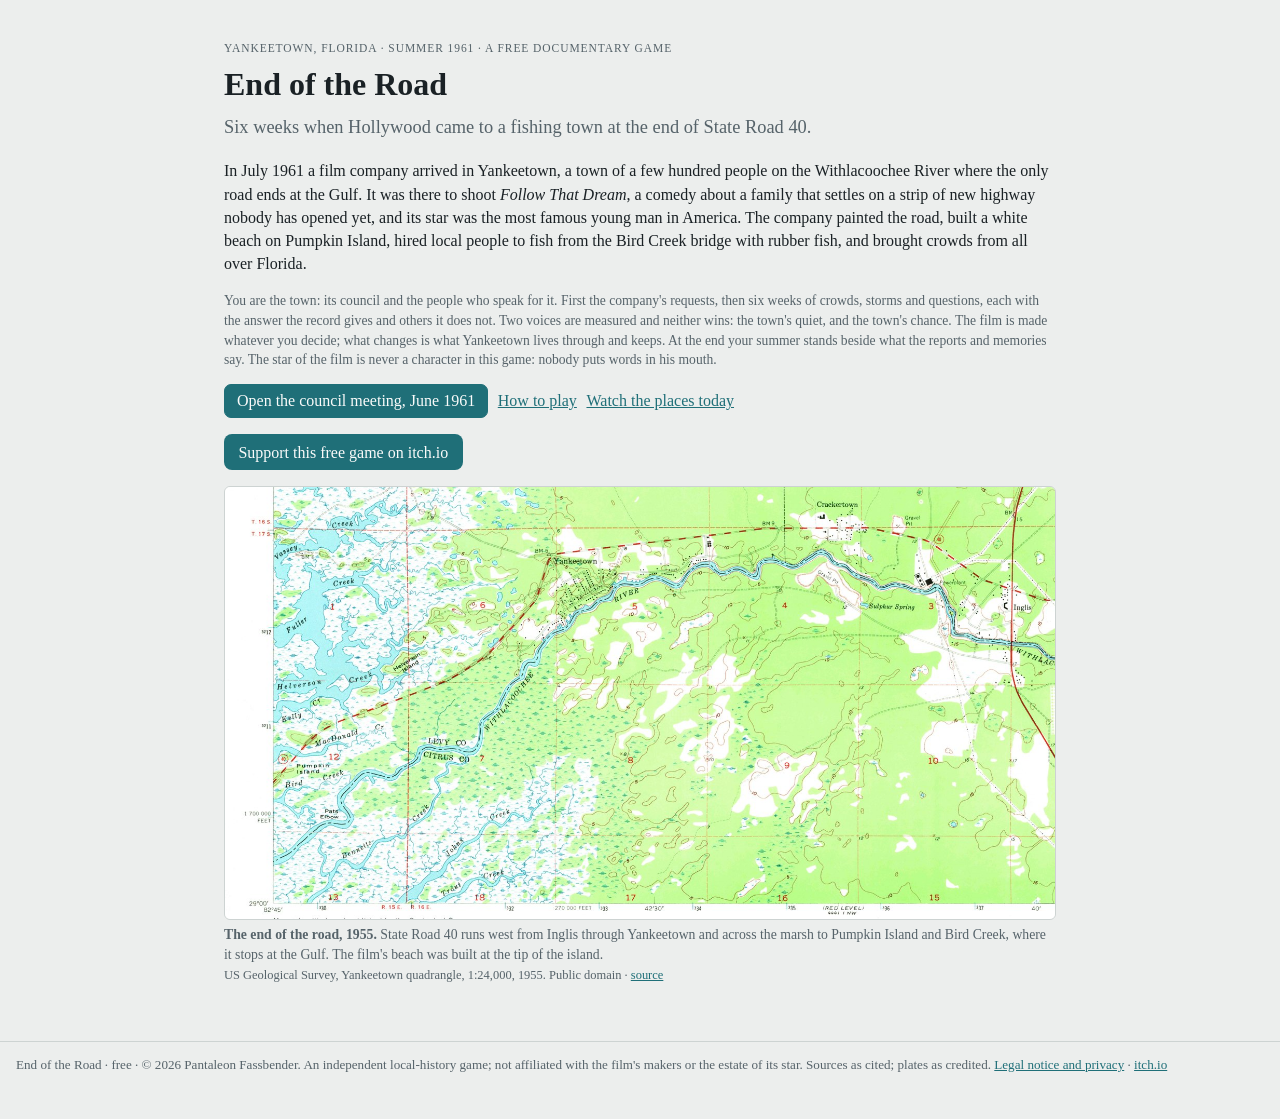
<file: index.html>
<!doctype html>
<html lang="en">
<head>
<meta charset="utf-8">
<meta name="viewport" content="width=device-width, initial-scale=1">
<title>End of the Road</title>
<meta name="description" content="A free documentary game: Yankeetown, Florida, in the summer of 1961, when a Hollywood film company came to the end of State Road 40. You are the town; the record and local memories are the measure.">
<link rel="stylesheet" href="style.css">
<link rel="icon" type="image/jpeg" href="assets/plates/road.jpg">
</head>
<body>
<main id="app"><p class="fine">Loading…</p></main>
<footer id="foot"></footer>
<script src="engine.js"></script>
<script src="game.js"></script>
</body>
</html>
</file>
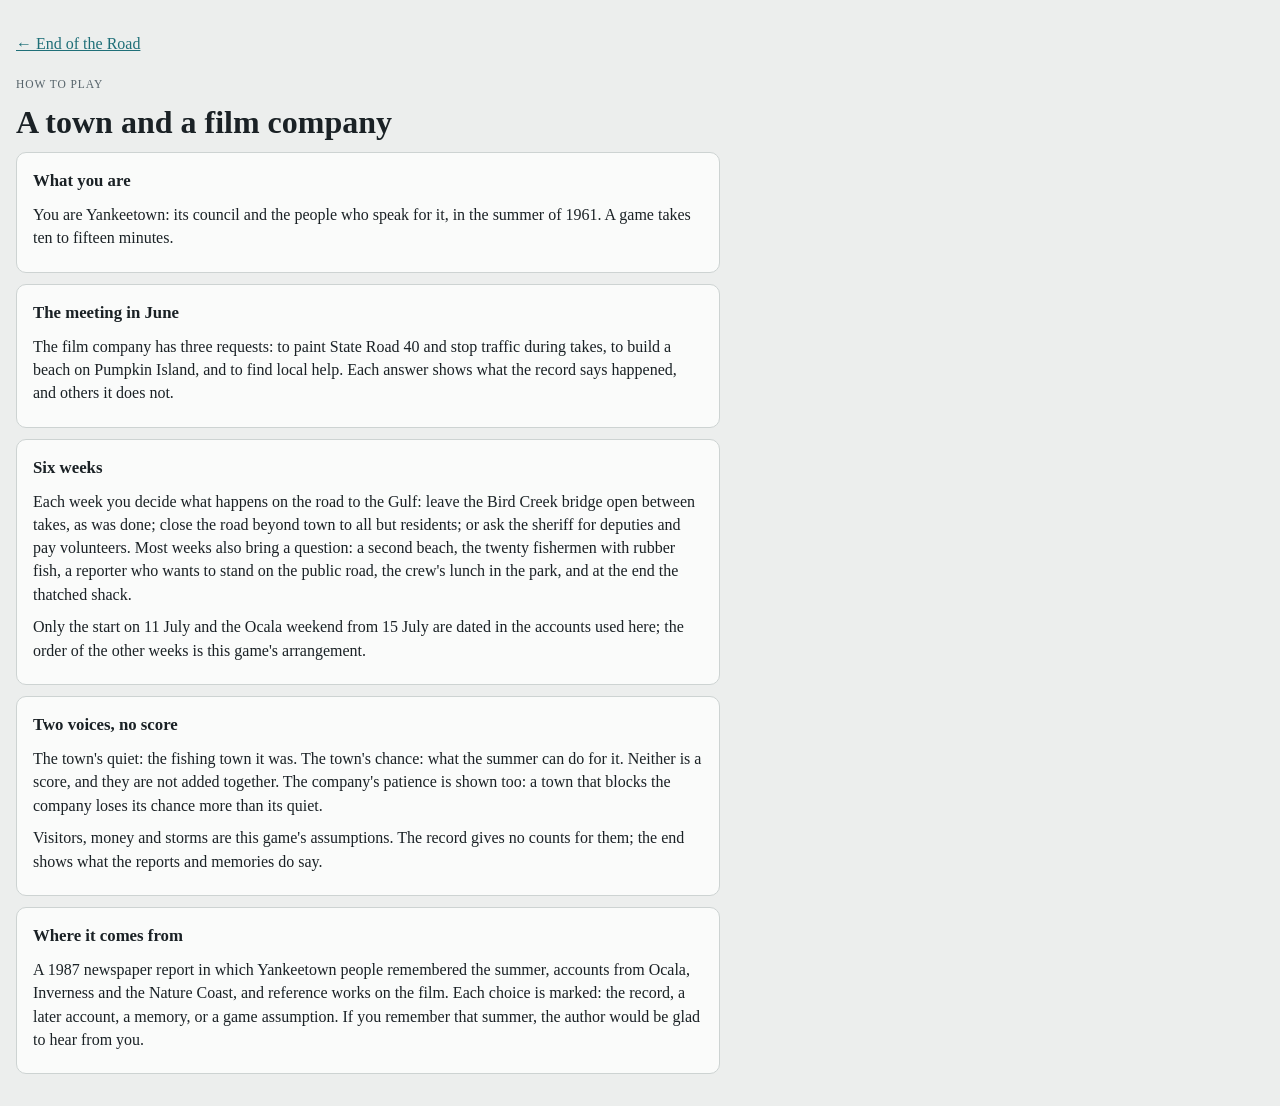
<file: guide.html>
<!doctype html>
<html lang="en">
<head>
<meta charset="utf-8">
<meta name="viewport" content="width=device-width, initial-scale=1">
<title>How to play · End of the Road</title>
<meta name="description" content="How to play End of the Road: Yankeetown, Florida, summer 1961.">
<link rel="stylesheet" href="style.css">
</head>
<body>
<main>
  <p><a href="index.html">← End of the Road</a></p>
  <span class="tag">How to play</span>
  <h1>A town and a film company</h1>
  <div class="panel readable"><h3>What you are</h3>
    <p>You are Yankeetown: its council and the people who speak for it, in the summer of 1961. A game takes ten to fifteen minutes.</p></div>
  <div class="panel readable"><h3>The meeting in June</h3>
    <p>The film company has three requests: to paint State Road 40 and stop traffic during takes, to build a beach on Pumpkin Island, and to find local help. Each answer shows what the record says happened, and others it does not.</p></div>
  <div class="panel readable"><h3>Six weeks</h3>
    <p>Each week you decide what happens on the road to the Gulf: leave the Bird Creek bridge open between takes, as was done; close the road beyond town to all but residents; or ask the sheriff for deputies and pay volunteers. Most weeks also bring a question: a second beach, the twenty fishermen with rubber fish, a reporter who wants to stand on the public road, the crew's lunch in the park, and at the end the thatched shack.</p>
    <p>Only the start on 11 July and the Ocala weekend from 15 July are dated in the accounts used here; the order of the other weeks is this game's arrangement.</p></div>
  <div class="panel readable"><h3>Two voices, no score</h3>
    <p>The town's quiet: the fishing town it was. The town's chance: what the summer can do for it. Neither is a score, and they are not added together. The company's patience is shown too: a town that blocks the company loses its chance more than its quiet.</p>
    <p>Visitors, money and storms are this game's assumptions. The record gives no counts for them; the end shows what the reports and memories do say.</p></div>
  <div class="panel readable"><h3>Where it comes from</h3>
    <p>A 1987 newspaper report in which Yankeetown people remembered the summer, accounts from Ocala, Inverness and the Nature Coast, and reference works on the film. Each choice is marked: the record, a later account, a memory, or a game assumption. If you remember that summer, the author would be glad to hear from you.</p></div>
</main>
</body>
</html>
</file>
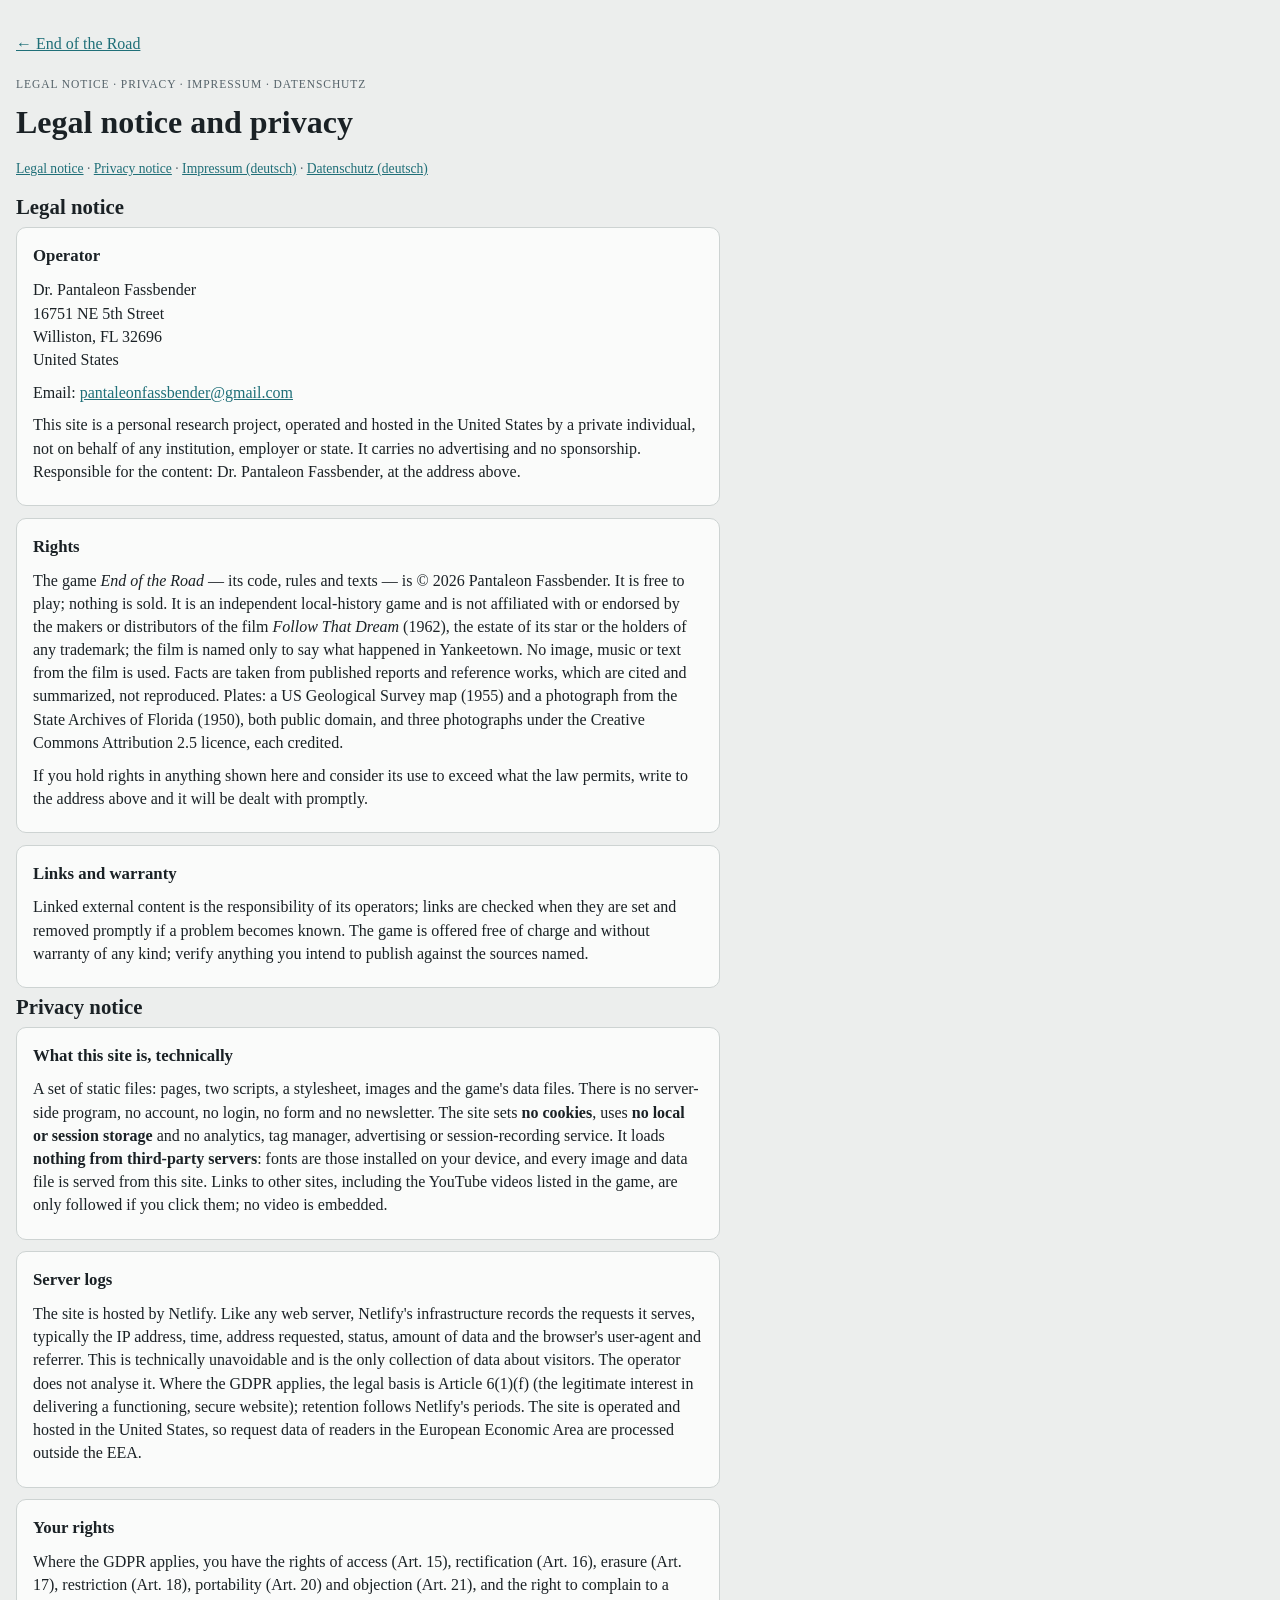
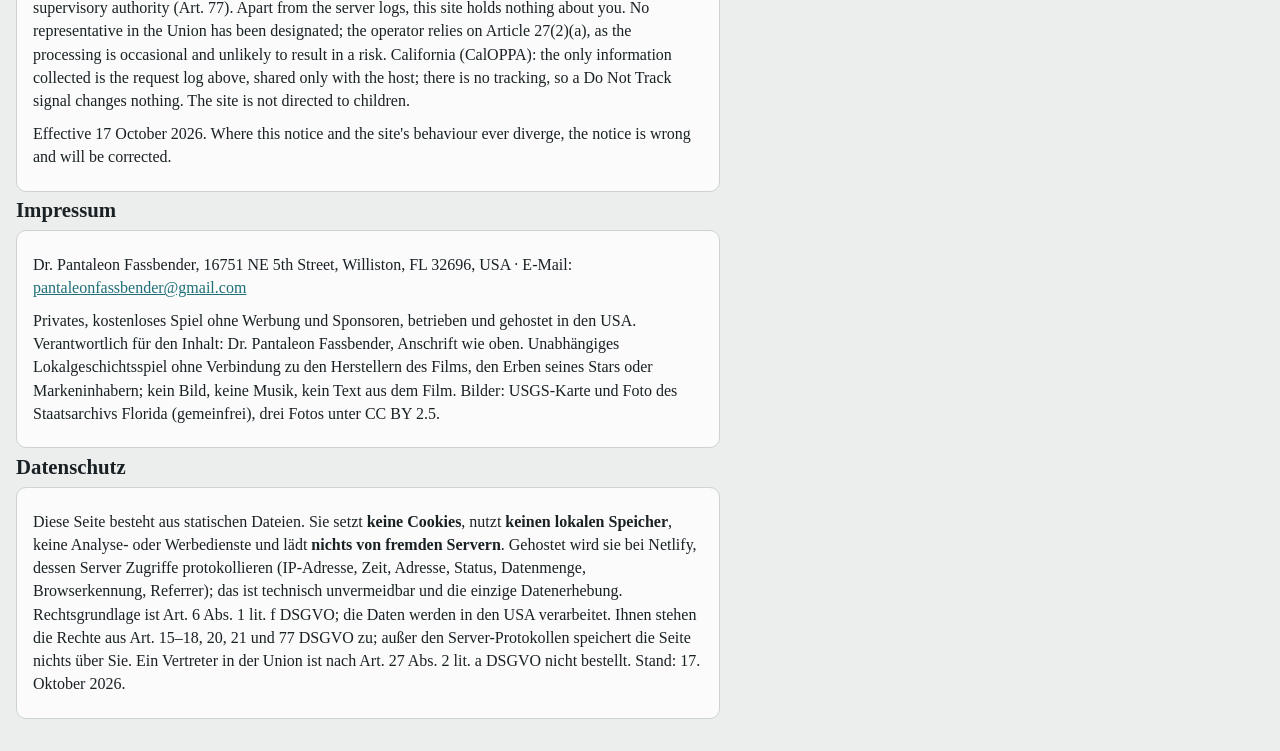
<file: legal.html>
<!doctype html>
<html lang="en">
<head>
<meta charset="utf-8">
<meta name="viewport" content="width=device-width, initial-scale=1">
<title>Legal notice and privacy · End of the Road</title>
<meta name="description" content="Who operates this site, how to reach them, and what the site does with data. Impressum und Datenschutz.">
<link rel="stylesheet" href="style.css">
</head>
<body>
<main>
  <p><a href="index.html">← End of the Road</a></p>
  <span class="tag">Legal notice · Privacy · Impressum · Datenschutz</span>
  <h1>Legal notice and privacy</h1>
  <p class="fine"><a href="#notice">Legal notice</a> · <a href="#privacy">Privacy notice</a> · <a href="#impressum">Impressum (deutsch)</a> · <a href="#datenschutz">Datenschutz (deutsch)</a></p>

  <h2 id="notice">Legal notice</h2>
  <div class="panel readable"><h3>Operator</h3>
    <p>Dr. Pantaleon Fassbender<br>16751 NE 5th Street<br>Williston, FL 32696<br>United States</p>
    <p>Email: <a href="mailto:pantaleonfassbender@gmail.com">pantaleonfassbender@gmail.com</a></p>
    <p>This site is a personal research project, operated and hosted in the United States by a private individual, not on behalf of any institution, employer or state. It carries no advertising and no sponsorship. Responsible for the content: Dr. Pantaleon Fassbender, at the address above.</p>
  </div>
  <div class="panel readable"><h3>Rights</h3>
    <p>The game <i>End of the Road</i> — its code, rules and texts — is © 2026 Pantaleon Fassbender. It is free to play; nothing is sold. It is an independent local-history game and is not affiliated with or endorsed by the makers or distributors of the film <i>Follow That Dream</i> (1962), the estate of its star or the holders of any trademark; the film is named only to say what happened in Yankeetown. No image, music or text from the film is used. Facts are taken from published reports and reference works, which are cited and summarized, not reproduced. Plates: a US Geological Survey map (1955) and a photograph from the State Archives of Florida (1950), both public domain, and three photographs under the Creative Commons Attribution 2.5 licence, each credited.</p>
    <p>If you hold rights in anything shown here and consider its use to exceed what the law permits, write to the address above and it will be dealt with promptly.</p>
  </div>
  <div class="panel readable"><h3>Links and warranty</h3>
    <p>Linked external content is the responsibility of its operators; links are checked when they are set and removed promptly if a problem becomes known. The game is offered free of charge and without warranty of any kind; verify anything you intend to publish against the sources named.</p>
  </div>

  <h2 id="privacy">Privacy notice</h2>
  <div class="panel readable"><h3>What this site is, technically</h3>
    <p>A set of static files: pages, two scripts, a stylesheet, images and the game's data files. There is no server-side program, no account, no login, no form and no newsletter. The site sets <strong>no cookies</strong>, uses <strong>no local or session storage</strong> and no analytics, tag manager, advertising or session-recording service. It loads <strong>nothing from third-party servers</strong>: fonts are those installed on your device, and every image and data file is served from this site. Links to other sites, including the YouTube videos listed in the game, are only followed if you click them; no video is embedded.</p>
  </div>
  <div class="panel readable"><h3>Server logs</h3>
    <p>The site is hosted by Netlify. Like any web server, Netlify's infrastructure records the requests it serves, typically the IP address, time, address requested, status, amount of data and the browser's user-agent and referrer. This is technically unavoidable and is the only collection of data about visitors. The operator does not analyse it. Where the GDPR applies, the legal basis is Article 6(1)(f) (the legitimate interest in delivering a functioning, secure website); retention follows Netlify's periods. The site is operated and hosted in the United States, so request data of readers in the European Economic Area are processed outside the EEA.</p>
  </div>
  <div class="panel readable"><h3>Your rights</h3>
    <p>Where the GDPR applies, you have the rights of access (Art. 15), rectification (Art. 16), erasure (Art. 17), restriction (Art. 18), portability (Art. 20) and objection (Art. 21), and the right to complain to a supervisory authority (Art. 77). Apart from the server logs, this site holds nothing about you. No representative in the Union has been designated; the operator relies on Article 27(2)(a), as the processing is occasional and unlikely to result in a risk. California (CalOPPA): the only information collected is the request log above, shared only with the host; there is no tracking, so a Do Not Track signal changes nothing. The site is not directed to children.</p>
    <p>Effective 17 October 2026. Where this notice and the site's behaviour ever diverge, the notice is wrong and will be corrected.</p>
  </div>

  <h2 id="impressum">Impressum</h2>
  <div class="panel readable">
    <p>Dr. Pantaleon Fassbender, 16751 NE 5th Street, Williston, FL 32696, USA · E-Mail: <a href="mailto:pantaleonfassbender@gmail.com">pantaleonfassbender@gmail.com</a></p>
    <p>Privates, kostenloses Spiel ohne Werbung und Sponsoren, betrieben und gehostet in den USA. Verantwortlich für den Inhalt: Dr. Pantaleon Fassbender, Anschrift wie oben. Unabhängiges Lokalgeschichtsspiel ohne Verbindung zu den Herstellern des Films, den Erben seines Stars oder Markeninhabern; kein Bild, keine Musik, kein Text aus dem Film. Bilder: USGS-Karte und Foto des Staatsarchivs Florida (gemeinfrei), drei Fotos unter CC BY 2.5.</p>
  </div>
  <h2 id="datenschutz">Datenschutz</h2>
  <div class="panel readable">
    <p>Diese Seite besteht aus statischen Dateien. Sie setzt <strong>keine Cookies</strong>, nutzt <strong>keinen lokalen Speicher</strong>, keine Analyse- oder Werbedienste und lädt <strong>nichts von fremden Servern</strong>. Gehostet wird sie bei Netlify, dessen Server Zugriffe protokollieren (IP-Adresse, Zeit, Adresse, Status, Datenmenge, Browserkennung, Referrer); das ist technisch unvermeidbar und die einzige Datenerhebung. Rechtsgrundlage ist Art. 6 Abs. 1 lit. f DSGVO; die Daten werden in den USA verarbeitet. Ihnen stehen die Rechte aus Art. 15–18, 20, 21 und 77 DSGVO zu; außer den Server-Protokollen speichert die Seite nichts über Sie. Ein Vertreter in der Union ist nach Art. 27 Abs. 2 lit. a DSGVO nicht bestellt. Stand: 17. Oktober 2026.</p>
  </div>
</main>
</body>
</html>
</file>
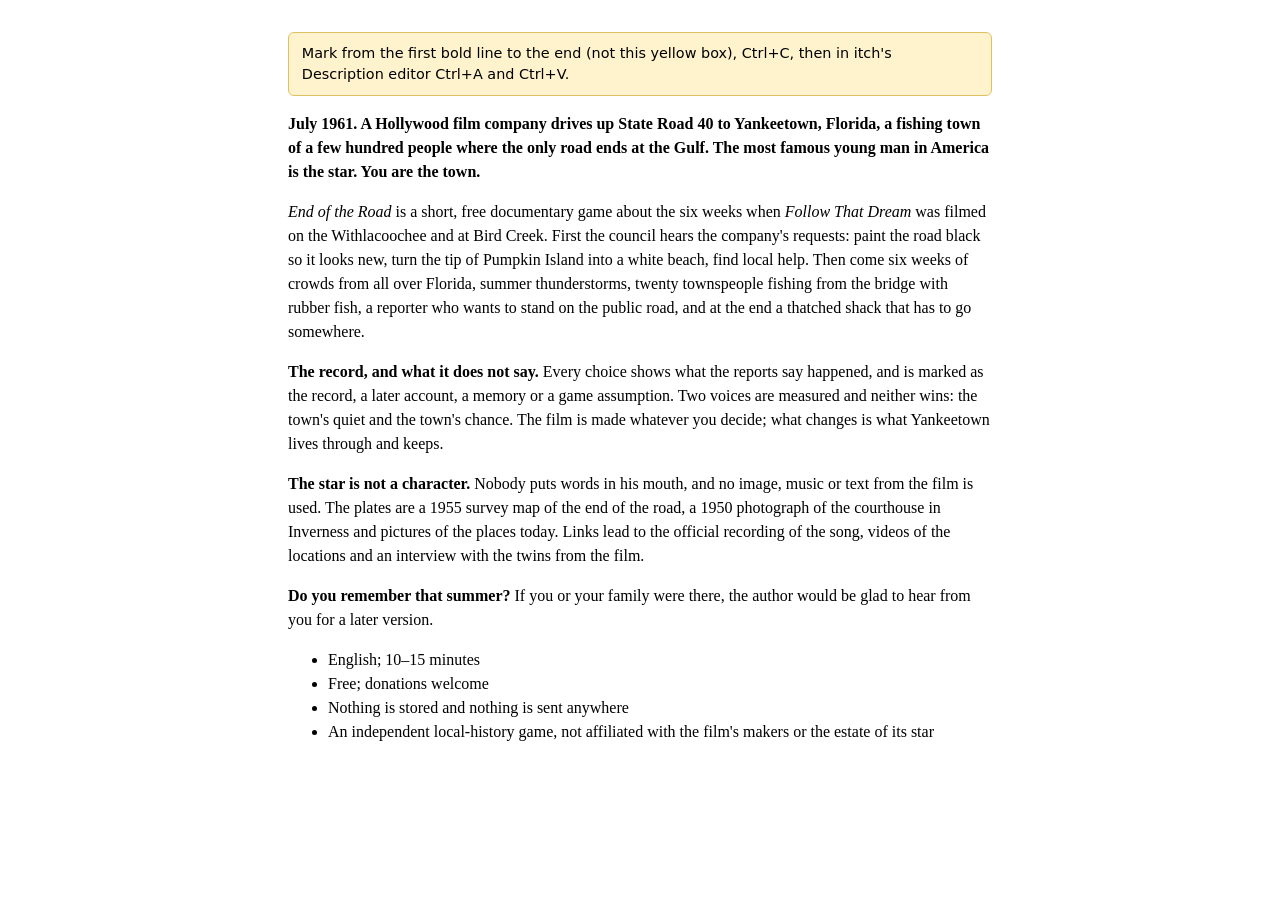
<file: itch/description.html>
<!doctype html>
<html lang="en"><head><meta charset="utf-8"><title>End of the Road — itch.io text</title>
<style>body{font-family:Georgia,serif;max-width:44rem;margin:2rem auto;padding:0 1rem;line-height:1.5}
.howto{font-family:system-ui,sans-serif;font-size:.9rem;background:#fff3cd;border:1px solid #e0c060;padding:.6rem .8rem;border-radius:6px}</style>
</head><body>
<p class="howto">Mark from the first bold line to the end (not this yellow box), Ctrl+C, then in itch's Description editor Ctrl+A and Ctrl+V.</p>

<p><strong>July 1961. A Hollywood film company drives up State Road 40 to Yankeetown, Florida, a fishing town of a few hundred people where the only road ends at the Gulf. The most famous young man in America is the star. You are the town.</strong></p>

<p><em>End of the Road</em> is a short, free documentary game about the six weeks when <em>Follow That Dream</em> was filmed on the Withlacoochee and at Bird Creek. First the council hears the company's requests: paint the road black so it looks new, turn the tip of Pumpkin Island into a white beach, find local help. Then come six weeks of crowds from all over Florida, summer thunderstorms, twenty townspeople fishing from the bridge with rubber fish, a reporter who wants to stand on the public road, and at the end a thatched shack that has to go somewhere.</p>

<p><strong>The record, and what it does not say.</strong> Every choice shows what the reports say happened, and is marked as the record, a later account, a memory or a game assumption. Two voices are measured and neither wins: the town's quiet and the town's chance. The film is made whatever you decide; what changes is what Yankeetown lives through and keeps.</p>

<p><strong>The star is not a character.</strong> Nobody puts words in his mouth, and no image, music or text from the film is used. The plates are a 1955 survey map of the end of the road, a 1950 photograph of the courthouse in Inverness and pictures of the places today. Links lead to the official recording of the song, videos of the locations and an interview with the twins from the film.</p>

<p><strong>Do you remember that summer?</strong> If you or your family were there, the author would be glad to hear from you for a later version.</p>

<ul>
<li>English; 10–15 minutes</li>
<li>Free; donations welcome</li>
<li>Nothing is stored and nothing is sent anywhere</li>
<li>An independent local-history game, not affiliated with the film's makers or the estate of its star</li>
</ul>
</body></html>
</file>
<file: style.css>
:root{
  --paper:#eceeed; --panel:#fafbfa; --ink:#1a2125; --ink2:#56636a; --line:#cdd3d2; --acc:#1f6f78; --warn:#8a3b1c; --ok:#3d6b4a;
  --sea:#d6e0e6; --land:#e6e2d6; --coast:#a6a28f; --own:#1f6f78; --enemy:#9a3a24; --track:#5a6b78; --tank:#6b5a2a;
  --serif:"Iowan Old Style","Palatino Linotype",Palatino,Georgia,serif;
}
@media (prefers-color-scheme: dark){
  :root:not([data-theme="light"]){--paper:#13181b; --panel:#1c2326; --ink:#e3e9eb; --ink2:#a4b1b7; --line:#334047; --acc:#7fd0d6; --warn:#e3a283; --ok:#8fc49c;
    --sea:#1a2832; --land:#2a2b26; --coast:#5b594e; --own:#9cc6e4; --enemy:#ec9a85; --track:#8b9ba6; --tank:#d2bd7e}
}
:root[data-theme="dark"]{--paper:#13181b; --panel:#1c2326; --ink:#e3e9eb; --ink2:#a4b1b7; --line:#334047; --acc:#7fd0d6; --warn:#e3a283; --ok:#8fc49c;
  --sea:#1a2832; --land:#2a2b26; --coast:#5b594e; --own:#9cc6e4; --enemy:#ec9a85; --track:#8b9ba6; --tank:#d2bd7e}
*{box-sizing:border-box}
body{margin:0; background:var(--paper); color:var(--ink); font-family:var(--serif); line-height:1.45}
main{max-width:1320px; margin:0 auto; padding:1rem 16px 2rem}
footer{max-width:1320px; margin:0 auto; padding:0 16px 2rem; font-size:.82rem; color:var(--ink2); border-top:1px solid var(--line)}
a{color:var(--acc)}
h1{font-size:2rem; margin:.3rem 0 .4rem} h2{margin:.2rem 0 .3rem; font-size:1.3rem} h3{margin:.2rem 0 .4rem; font-size:1.05rem} h4{margin:.6rem 0 .2rem}
.fine{font-size:.85rem; color:var(--ink2)}
.tag{font-size:.72rem; letter-spacing:.08em; text-transform:uppercase; color:var(--ink2); margin:0}
.sub{font-size:1.15rem; color:var(--ink2); margin-top:0}
.title,.end{max-width:52rem; margin:1.5rem auto}
.row{display:flex; gap:.6rem; flex-wrap:wrap; align-items:center; margin:.5rem 0}
button,select{font:inherit; padding:.3rem .75rem; border:1px solid var(--line); border-radius:7px; background:var(--panel); color:var(--ink); cursor:pointer}
select{padding:.2rem .3rem; font-size:.88rem}
button:hover:not(:disabled){border-color:var(--acc)}
button.big{background:var(--acc); color:var(--panel); border-color:var(--acc)}
button.small{padding:.12rem .5rem; font-size:.82rem}
button.sel{border-color:var(--acc); box-shadow:inset 0 0 0 1px var(--acc)}
.slots .slot{display:flex; gap:.6rem; align-items:center; flex-wrap:wrap; padding:.4rem 0; border-bottom:1px solid var(--line)}
.top{display:flex; justify-content:space-between; align-items:flex-end; flex-wrap:wrap; gap:.6rem; border-bottom:2px solid var(--acc); padding-bottom:.5rem}
.stats{display:flex; gap:1rem; flex-wrap:wrap; font-size:.92rem}
.warn{color:var(--warn)} .ok{color:var(--ok)}
.main{display:grid; grid-template-columns:minmax(0,1.15fr) minmax(0,1fr); gap:1rem; margin-top:1rem}
@media (max-width:980px){.main{grid-template-columns:1fr}}
.panel{background:var(--panel); border:1px solid var(--line); border-radius:10px; padding:.8rem 1rem}
.panel+.panel{margin-top:.7rem}
.panel.selp{border-color:var(--acc)}
.tabs{display:flex; gap:.3rem; flex-wrap:wrap; margin-bottom:.6rem}
.tabs button{border-radius:7px 7px 0 0; font-size:.9rem}
.tabs button.on{background:var(--acc); color:var(--panel); border-color:var(--acc)}
table.ships{width:100%; border-collapse:collapse; font-size:.9rem}
table.ships td,table.ships th{padding:.25rem .3rem; border-bottom:1px solid var(--line); vertical-align:top; text-align:left}
.bar{height:6px; background:var(--line); border-radius:3px; overflow:hidden; width:9rem; max-width:100%}
.bar div{height:100%; background:var(--acc)}
.tagp{font-size:.68rem; text-transform:uppercase; letter-spacing:.06em; border:1px dashed var(--ink2); border-radius:4px; padding:0 .25rem; color:var(--ink2)}
svg.map{width:100%; height:auto; display:block; border:1px solid var(--line); border-radius:10px; background:var(--sea)}
svg.map .land{fill:var(--land); stroke:var(--coast); stroke-width:.6}
svg.map .grat{stroke:var(--ink2); stroke-width:.3; opacity:.35}
svg.map text{font-family:var(--serif); font-size:9px; fill:var(--ink); paint-order:stroke; stroke:var(--sea); stroke-width:2.5px}
svg.map .gl{font-size:8px; fill:var(--ink2)}
svg.map .place circle{fill:var(--panel); stroke:var(--ink); stroke-width:1}
svg.map .place.uk circle{fill:var(--enemy)}
svg.map .tanker rect{fill:var(--tank)}
svg.map .contact path{fill:var(--enemy)}
svg.map .contact text{fill:var(--enemy)}
svg.map .own circle{fill:var(--own); stroke:var(--panel); stroke-width:1.5; cursor:pointer}
svg.map .own.sel circle{stroke:var(--warn); stroke-width:2.5}
svg.map .own text{font-weight:bold}
svg.map .track{fill:none; stroke:var(--track); stroke-width:1; stroke-dasharray:3 2}
svg.map .route{fill:none; stroke:var(--own); stroke-width:1.2}
svg.map .wp{fill:var(--own)}
.log .lg{margin:.3rem 0; font-size:.92rem}
.log .lg.sunk,.log .lg.hit{color:var(--warn)}
.ref{display:inline-block; font-size:.85rem; color:var(--ink2); border-left:3px solid var(--line); padding-left:.5rem; margin-top:.2rem}
.src{font-size:.75rem; color:var(--ink2)}
blockquote{margin:.6rem 0; padding-left:.8rem; border-left:3px solid var(--line)}
.closing{border-color:var(--ink2)}
.cite{font-size:.78rem; color:var(--ink2)}
.study{display:grid; grid-template-columns:14rem minmax(0,1fr); gap:1.5rem; margin-top:1rem}
@media (max-width:820px){.study{grid-template-columns:1fr}}
.toc ol{padding-left:1.2rem; margin:.4rem 0} .toc li{margin:.2rem 0} .toc a.on{font-weight:bold; text-decoration:none}
.readable{max-width:44rem}
.readable p{margin:.6rem 0}
blockquote .tr{display:block; margin-top:.4rem; color:var(--ink2); font-style:italic}
blockquote .cite{display:block; margin-top:.4rem}
.readable blockquote{padding:.6rem 1rem; border-left:3px solid var(--acc); background:var(--panel)}
figure.plate{margin:1rem 0} figure.plate img{max-width:100%; max-height:70vh; width:auto; height:auto; display:block; border:1px solid var(--line); border-radius:6px}
figure.plate figcaption{font-size:.86rem; color:var(--ink2); margin-top:.3rem}
.cards{display:grid; grid-template-columns:repeat(auto-fill,minmax(16rem,1fr)); gap:.6rem; margin:.8rem 0}
.ocard{border:1px solid var(--line); border-left:3px solid var(--warn); border-radius:8px; padding:.5rem .7rem; background:var(--panel)}
.ocard b{display:block}
table.ttab{border-collapse:collapse; margin:.8rem 0; font-size:.92rem}
table.ttab th,table.ttab td{border-bottom:1px solid var(--line); padding:.35rem .5rem; text-align:left; vertical-align:top}
a.buy{display:inline-block; padding:.4rem .9rem; border-radius:8px; background:var(--acc); color:var(--panel); text-decoration:none}
.links li{margin:.25rem 0}
.titleplate{margin:1.2rem 0} .titleplate img{max-height:42vh}

svg.chart{width:100%; height:auto; display:block; background:var(--panel); border:1px solid var(--line); border-radius:10px}
svg.chart .line{fill:none; stroke:var(--acc); stroke-width:2} svg.chart .rule{stroke:var(--warn); stroke-dasharray:5 4}
svg.chart .axis{stroke:var(--line)} svg.chart .off{fill:var(--warn)} svg.chart text{font-family:var(--serif); font-size:11px; fill:var(--ink2)}
.opt{display:block; margin:.25rem 0} .opt.locked{color:var(--ink2)}
.names{font-weight:bold; color:var(--ink)}
.lg.dead,.lg.health{border-left:3px solid var(--warn); padding-left:.5rem}
.lg.wreck{color:var(--ink2); font-size:.88rem}
/* shared with Threatened */
.meter{display:grid;grid-template-columns:11rem 1fr auto;gap:.6rem;align-items:center;margin:.3rem 0;font-size:.9rem;max-width:44rem}
.meter .bar{height:10px;background:var(--line);border-radius:3px;overflow:hidden}.meter .bar i{display:block;height:100%;background:var(--acc)}
.chart .band{fill:var(--acc);opacity:.18}.chart .rec{stroke:var(--warn);stroke-width:2}
.decision{border:2px solid var(--acc)}.decision .opt{display:block;width:100%;text-align:left;margin:.4rem 0;padding:.6rem .8rem}
button[disabled]{opacity:.45;cursor:not-allowed}
@media (max-width:640px){.meter{grid-template-columns:1fr}}
@media (max-width:980px){.main{grid-template-columns:minmax(0,1fr)}}
.lg,.src{overflow-wrap:anywhere}
#esc{max-width:100%;width:100%}
@media (max-width:640px){.ttab{display:block;overflow-x:auto}}
/* A Great Lottery */
.choice{display:block; padding:.35rem .5rem; margin:.3rem 0; border:1px solid var(--line); border-radius:7px; cursor:pointer}
.choice.on{border-color:var(--acc); box-shadow:inset 0 0 0 1px var(--acc)}
.choice input{margin-right:.3rem}
svg.map .route{stroke:var(--acc); stroke-width:2.2}
svg.map .threat{fill:var(--enemy)}
svg.map .contact text{font-size:9px; font-weight:bold}
svg.map .note{font-size:8px; fill:var(--ink2)}
svg.map .own circle{fill:var(--acc)}
svg.chart .arr{fill:var(--acc)} svg.chart .sto{fill:var(--track)} svg.chart .eng{fill:var(--enemy)} svg.chart .wl{font-size:10px; fill:var(--ink)}
svg.chart .off{fill:none; stroke:var(--ink); stroke-width:1.6}
.key{display:inline-block; width:.8rem; height:.8rem; vertical-align:-.1rem; margin-left:.3rem}
.key.arr{background:var(--acc)} .key.sto{background:var(--track)} .key.eng{background:var(--enemy)} .key.off{border:1.6px solid var(--ink); border-radius:50%}
.lg.storm,.lg.english{border-left:3px solid var(--warn); padding-left:.5rem}
.lg.decision{border-left:3px solid var(--acc); padding-left:.5rem}
svg.map.atl text{font-size:15px; stroke-width:3.5px} svg.map.atl .gl{font-size:12px} svg.map.atl .contact text{font-size:14px} svg.map.atl .note{font-size:12px}
svg.map .ground circle{fill:var(--enemy); opacity:.12; stroke:var(--enemy); stroke-dasharray:4 3}
svg.map .ground.on circle{opacity:.3; stroke-dasharray:none; stroke-width:2}
svg.map .ground text{font-size:13px; fill:var(--enemy)}
.lg.prize{border-left:3px solid var(--acc); padding-left:.5rem}
.lg.council{border-left:3px solid var(--warn); padding-left:.5rem}
</file>
